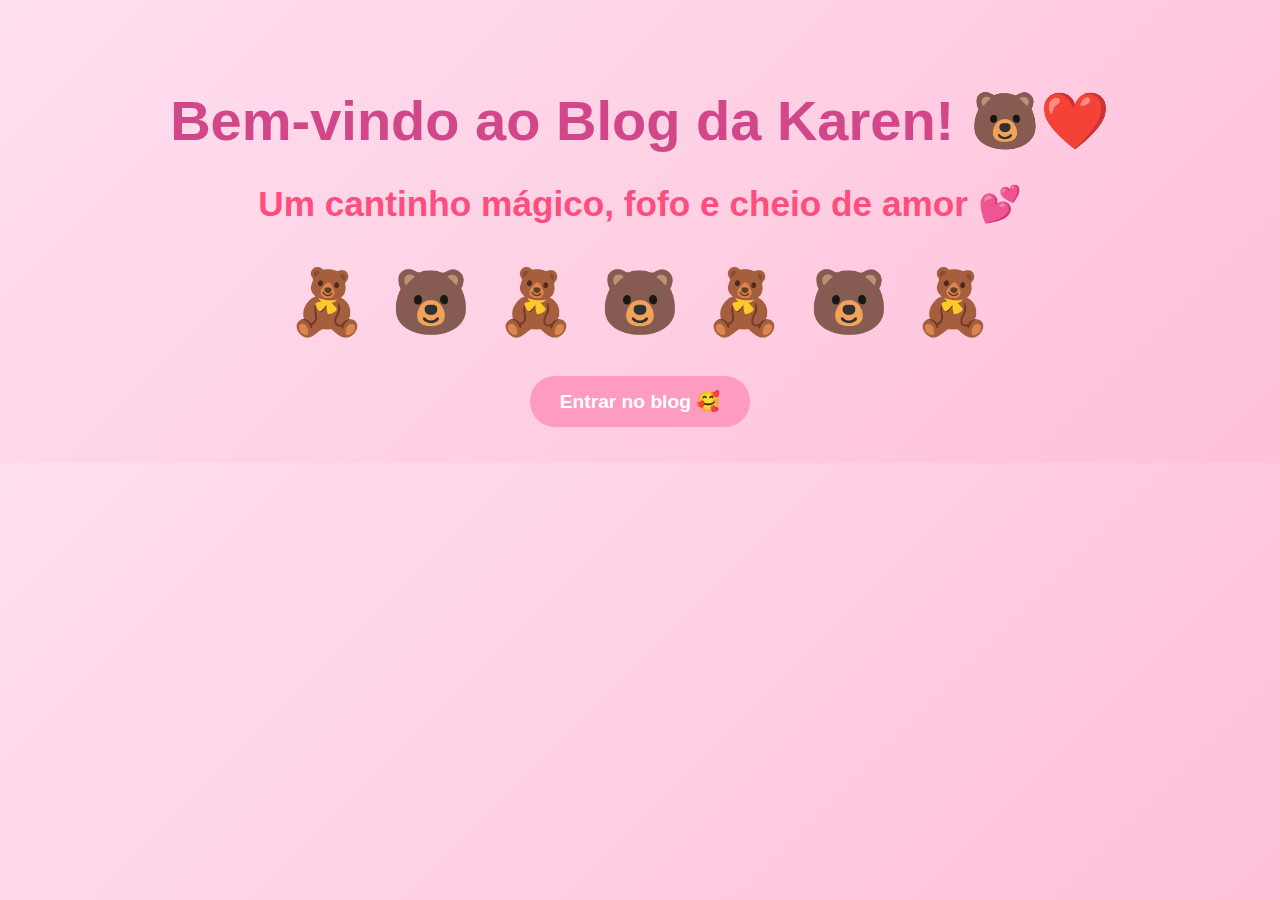
<file: index.html>
<!DOCTYPE html>
<html lang="pt-BR">
<head>
  <meta charset="UTF-8" />
  <meta name="viewport" content="width=device-width, initial-scale=1" />
  <title>Bem-vinda ao Blog da Karen!</title>
  <link rel="stylesheet" href="index.css">
</head>
<body>
  <h1>Bem-vindo ao Blog da Karen! 🐻❤️</h1>
  <h2>Um cantinho mágico, fofo e cheio de amor 💕</h2>

  <div>
    <span class="emoji">🧸</span>
    <span class="emoji">🐻</span>
    <span class="emoji">🧸</span>
    <span class="emoji">🐻</span>
    <span class="emoji">🧸</span>
    <span class="emoji">🐻</span>
    <span class="emoji">🧸</span>
  </div>

  <div class="btn">
    <a href="inicio.html">Entrar no blog 🥰</a>
  </div>
</body>
</html>
</file>
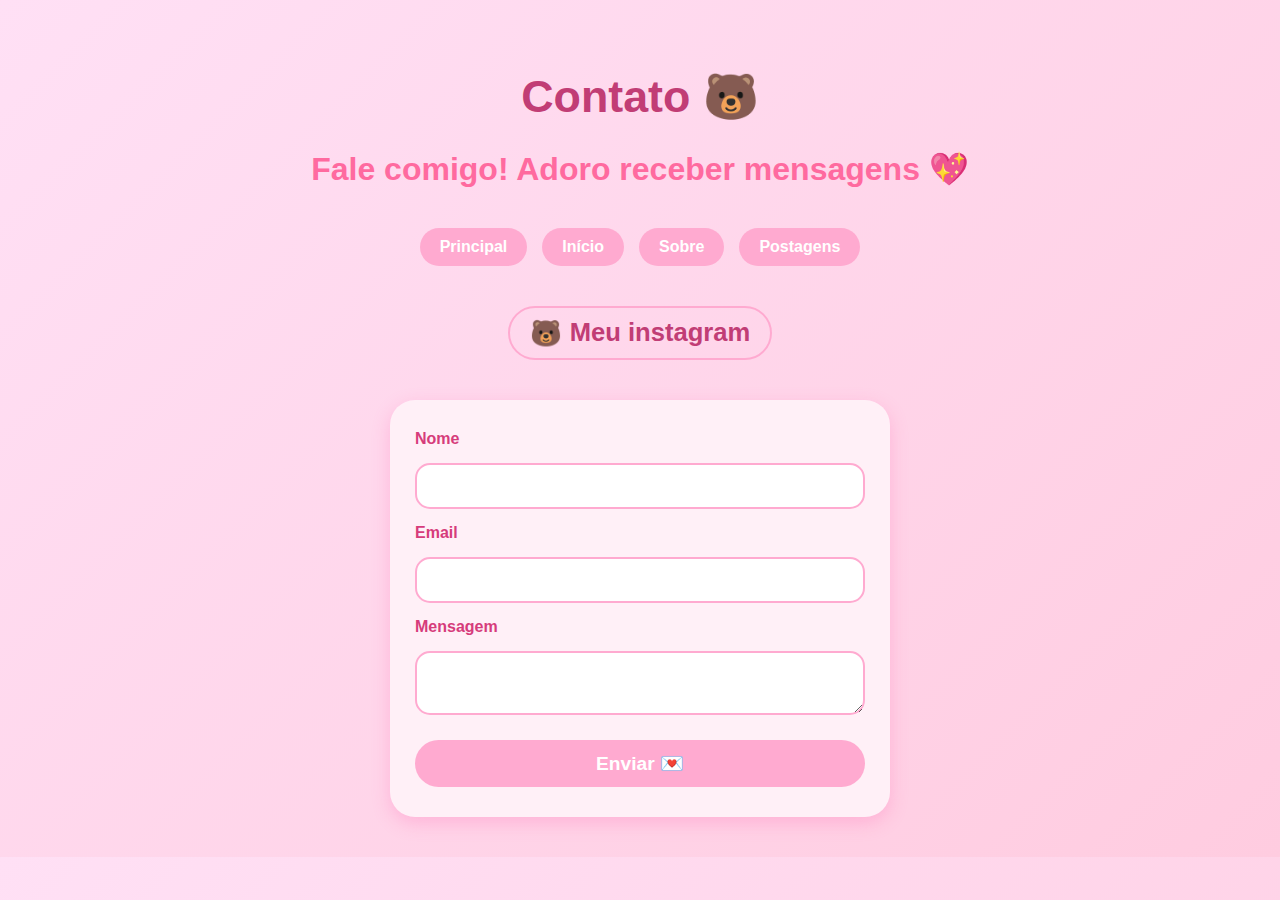
<file: contato.html>
<!DOCTYPE html>
<html lang="pt-BR">
<head>
  <meta charset="UTF-8" />
  <meta name="viewport" content="width=device-width, initial-scale=1" />
  <title>Contato - Blog da Karen</title>
  <link rel="stylesheet" href="contato.css">
</head>

</head>
<body>

  <h1>Contato 🐻</h1>
  <h2>Fale comigo! Adoro receber mensagens 💖</h2>

  <div class="nav-links">
    <a href="index.html">Principal</a>
    <a href="inicio.html">Início</a>
    <a href="sobre.html">Sobre</a>
    <a href="postagens.html">Postagens</a>
  </div>

  <a href="https://instagram.com/angelyttha" target="_blank" rel="noopener noreferrer" class="instagram-link">
    <span>🐻</span> Meu instagram
  </a>

 <form action="https://formspree.io/f/mwpognzr" method="POST">
  <!-- Redireciona corretamente para a página de agradecimento -->
  <input type="hidden" name="_redirect" value="https://karenanges.github.io/meu-blog-fofinho/obrigada.html" />

  <label for="name">Nome</label>
  <input type="text" id="name" name="name" required>

  <label for="email">Email</label>
  <input type="email" id="email" name="email" required>

  <label for="message">Mensagem</label>
  <textarea id="message" name="message" required></textarea>

  <button type="submit">Enviar 💌</button>
</form>



  <div class="success-message" id="successMessage">Mensagem enviada com sucesso! Obrigada por entrar em contato 💖</div>


</body>
</html>
</file>
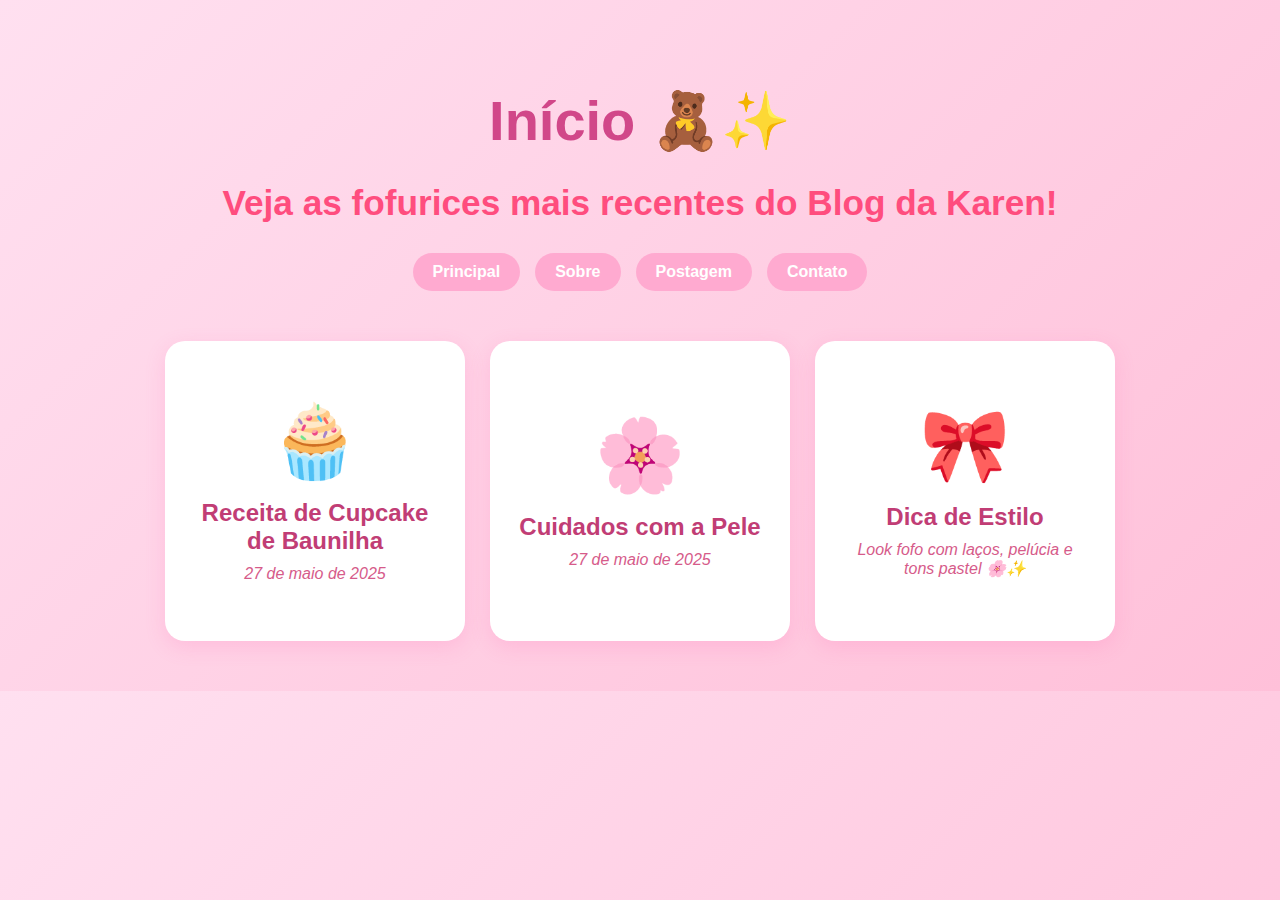
<file: inicio.html>
<!DOCTYPE html>
<html lang="pt-BR">
<head>
  <meta charset="UTF-8" />
  <meta name="viewport" content="width=device-width, initial-scale=1" />
  <title>Início - Blog da Karen</title>
  <link rel="stylesheet" href="inicio.css">
</head>

<body>
  <h1>Início 🧸✨</h1>
  <h2>Veja as fofurices mais recentes do Blog da Karen!</h2>

  <div class="nav-links">
    <a href="index.html">Principal</a>
    <a href="sobre.html">Sobre</a>
    <a href="postagens.html">Postagem</a>
    <a href="contato.html">Contato</a>
  </div>

  <div class="cards">
    <a href="post1.html" class="card" aria-label="Receita de Cupcake de Baunilha">
      <div class="card-emoji">🧁</div>
      <div class="card-title">Receita de Cupcake de Baunilha</div>
      <div class="card-date">27 de maio de 2025</div>
    </a>

    <a href="post2/index.html" class="card" aria-label="Cuidados com a Pele">
      <div class="card-emoji">🌸</div>
      <div class="card-title">Cuidados com a Pele</div>
      <div class="card-date">27 de maio de 2025</div>
    </a>
    
    <a href="dica.html" class="card" aria-label="Dica de Estilo">
      <div class="card-emoji">🎀</div>
      <div class="card-title">Dica de Estilo</div>
      <div class="card-date">Look fofo com laços, pelúcia e tons pastel 🌸✨</div>
    </a>
  </div>
</body>
</html>
</file>
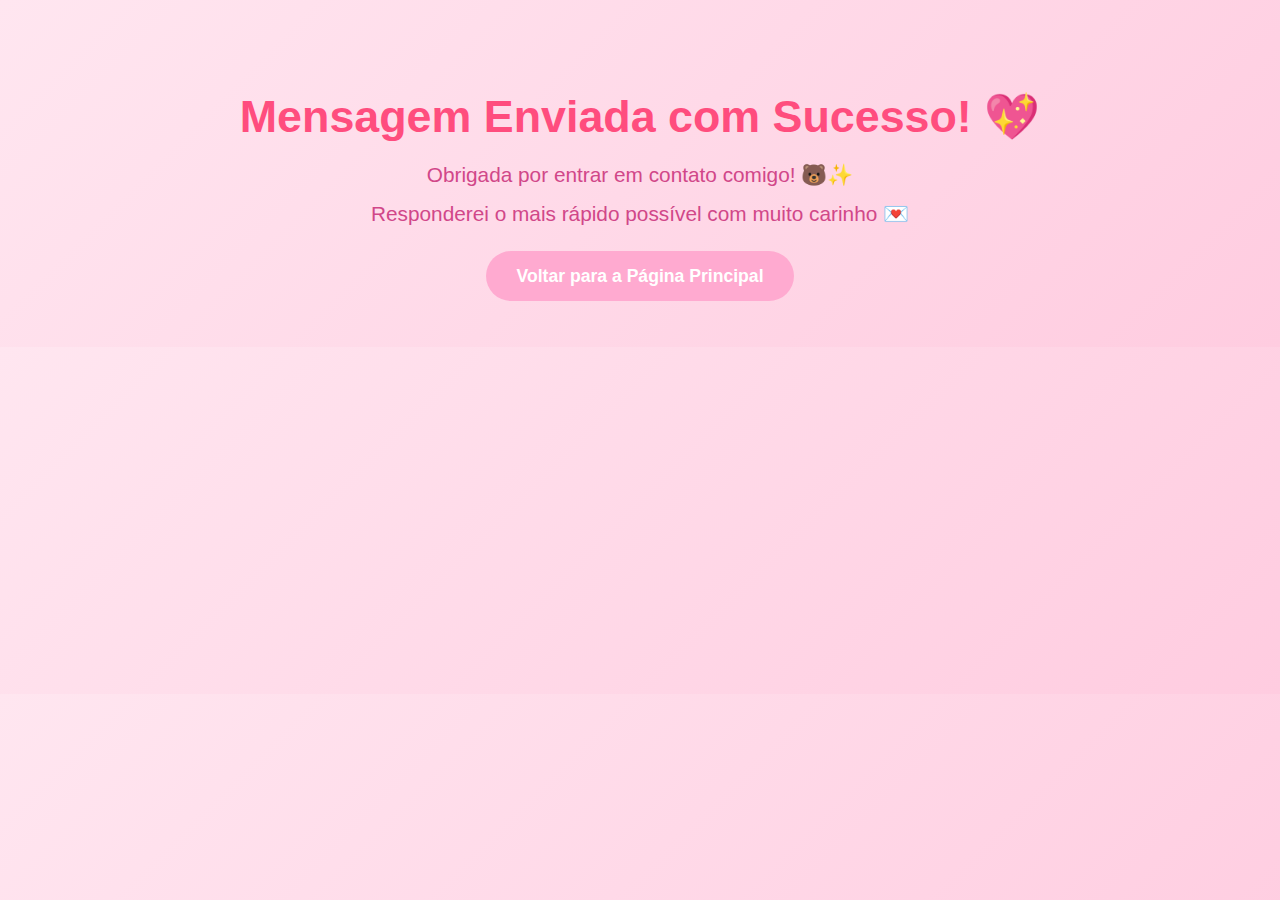
<file: obrigada.html>
<!DOCTYPE html>
<html lang="pt-BR">
<head>
  <meta charset="UTF-8" />
  <meta name="viewport" content="width=device-width, initial-scale=1">
  <title>Obrigada! 💌</title>
  <link rel="stylesheet" href="obrigada.css">
</head>

<body>
  <h1>Mensagem Enviada com Sucesso! 💖</h1>
  <p>Obrigada por entrar em contato comigo! 🐻✨</p>
  <p>Responderei o mais rápido possível com muito carinho 💌</p>

  <div class="btn-voltar">
    <a href="index.html">Voltar para a Página Principal</a>
  </div>
</body>
</html>
</file>
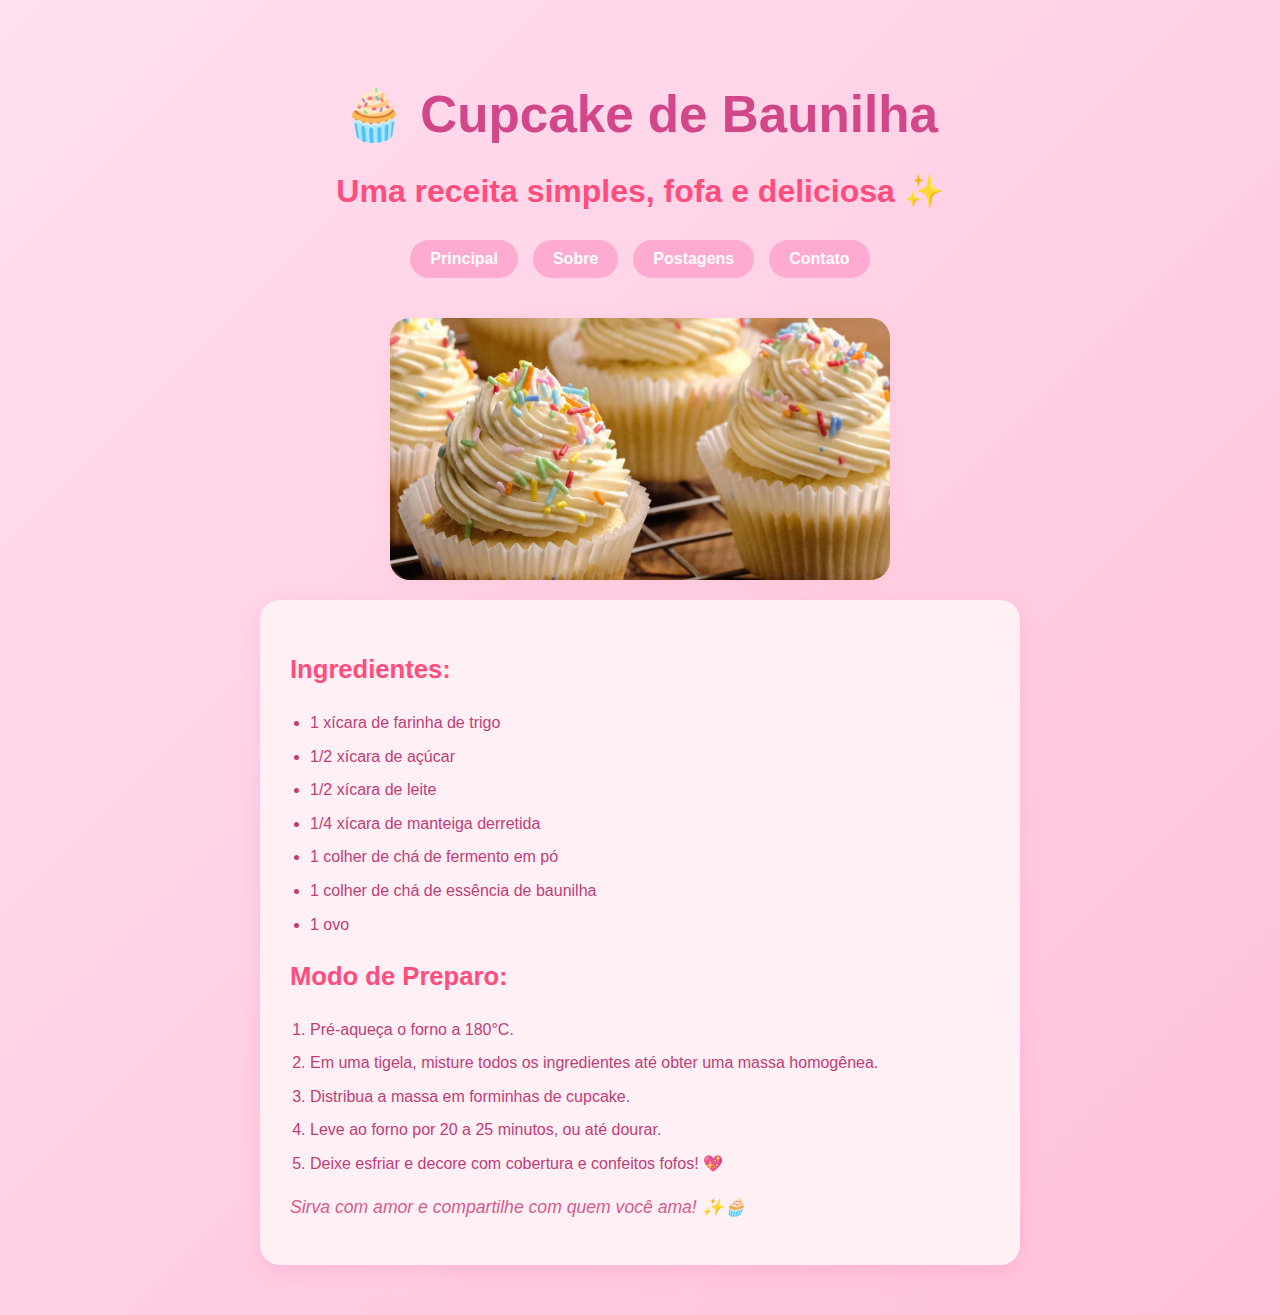
<file: post1.html>
<!DOCTYPE html>
<html lang="pt-BR">
<head>
  <meta charset="UTF-8" />
  <meta name="viewport" content="width=device-width, initial-scale=1" />
  <title>Receita de Cupcake de Baunilha - Blog da Karen</title>
  <link rel="stylesheet" href="post1.css" />
</head>

<body>
  <h1>🧁 Cupcake de Baunilha</h1>
  <h2>Uma receita simples, fofa e deliciosa ✨</h2>

  <div class="nav-links">
    <a href="index.html">Principal</a>
    <a href="sobre.html">Sobre</a>
    <a href="postagens.html">Postagens</a>
    <a href="contato.html">Contato</a>
  </div>

  <img
    src="cupcake.jpg"
    alt="Cupcake de baunilha com confeitos coloridos"
    class="recipe-image"
  />

  <div class="recipe-container">
    <h3>Ingredientes:</h3>
    <ul>
      <li>1 xícara de farinha de trigo</li>
      <li>1/2 xícara de açúcar</li>
      <li>1/2 xícara de leite</li>
      <li>1/4 xícara de manteiga derretida</li>
      <li>1 colher de chá de fermento em pó</li>
      <li>1 colher de chá de essência de baunilha</li>
      <li>1 ovo</li>
    </ul>

    <h3>Modo de Preparo:</h3>
    <ol>
      <li>Pré-aqueça o forno a 180°C.</li>
      <li>Em uma tigela, misture todos os ingredientes até obter uma massa homogênea.</li>
      <li>Distribua a massa em forminhas de cupcake.</li>
      <li>Leve ao forno por 20 a 25 minutos, ou até dourar.</li>
      <li>Deixe esfriar e decore com cobertura e confeitos fofos! 💖</li>
    </ol>

    <p class="final-touch">Sirva com amor e compartilhe com quem você ama! ✨🧁</p>
  </div>
</body>
</html>
</file>
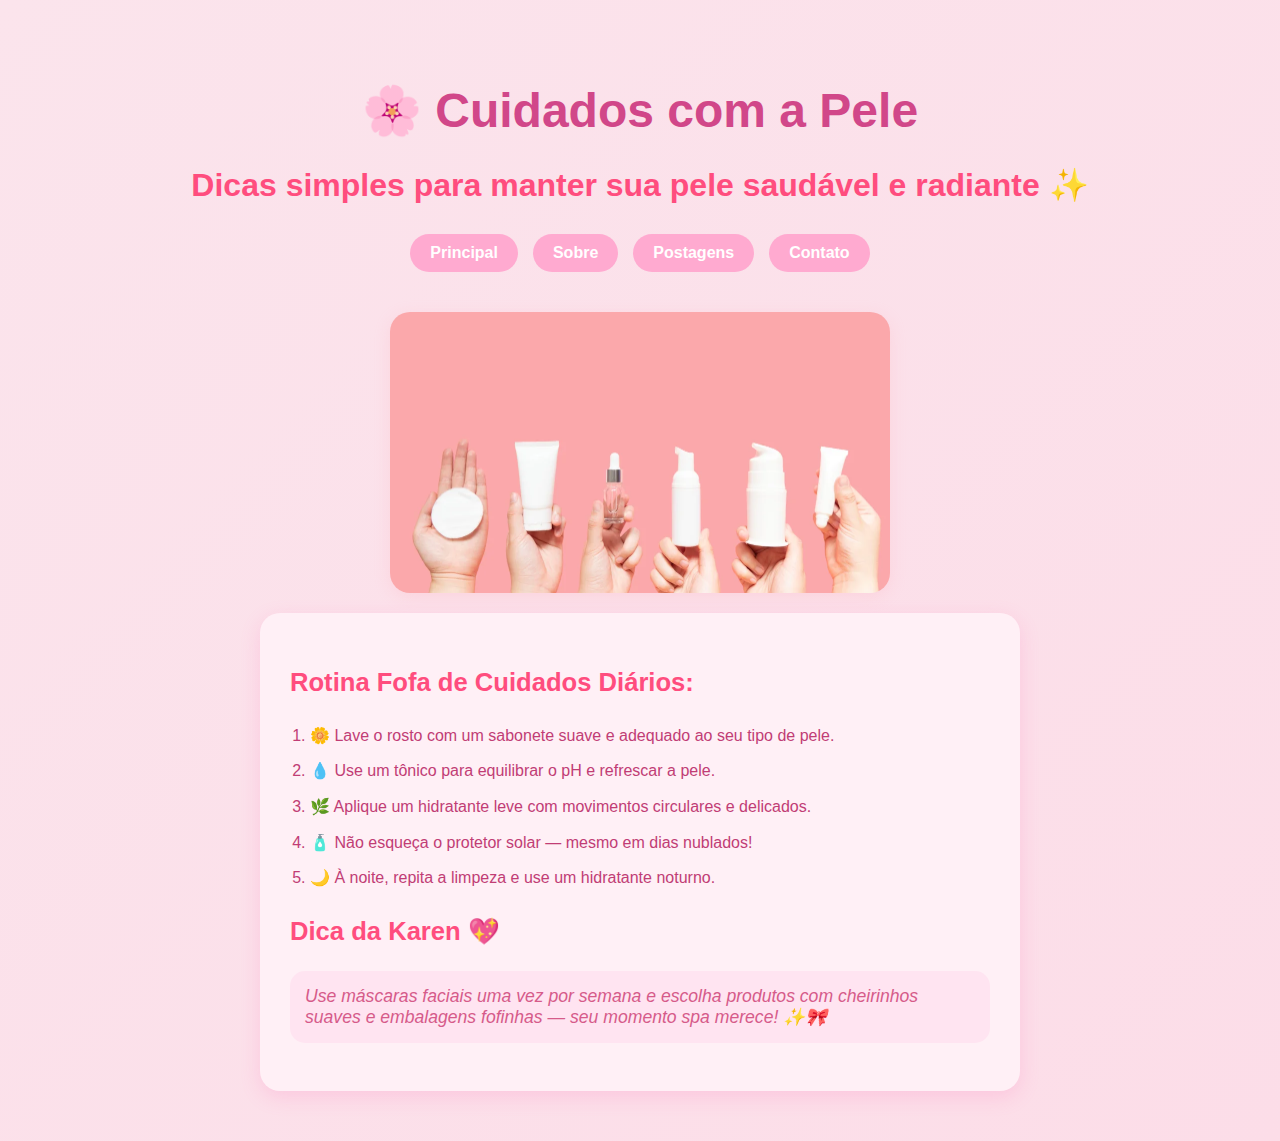
<file: post2.html>
<!DOCTYPE html>
<html lang="pt-BR">
<head>
  <meta charset="UTF-8" />
  <meta name="viewport" content="width=device-width, initial-scale=1" />
  <title>Cuidados com a Pele - Blog da Karen</title>
  <link rel="stylesheet" href="post2.css" />
</head>

<body>
  <h1>🌸 Cuidados com a Pele</h1>
  <h2>Dicas simples para manter sua pele saudável e radiante ✨</h2>

  <div class="nav-links">
    <a href="index.html">Principal</a>
    <a href="sobre.html">Sobre</a>
    <a href="postagens.html">Postagens</a>
    <a href="contato.html">Contato</a>
  </div>

  <img
    src="skincare.webp"
    alt="Produtos de skincare delicados"
    class="skincare-image"
  />

  <div class="skincare-container">
    <h3>Rotina Fofa de Cuidados Diários:</h3>
    <ol>
      <li>🌼 Lave o rosto com um sabonete suave e adequado ao seu tipo de pele.</li>
      <li>💧 Use um tônico para equilibrar o pH e refrescar a pele.</li>
      <li>🌿 Aplique um hidratante leve com movimentos circulares e delicados.</li>
      <li>🧴 Não esqueça o protetor solar — mesmo em dias nublados!</li>
      <li>🌙 À noite, repita a limpeza e use um hidratante noturno.</li>
    </ol>

    <h3>Dica da Karen 💖</h3>
    <p class="dica">Use máscaras faciais uma vez por semana e escolha produtos com cheirinhos suaves e embalagens fofinhas — seu momento spa merece! ✨🎀</p>
  </div>
</body>
</html>
</file>
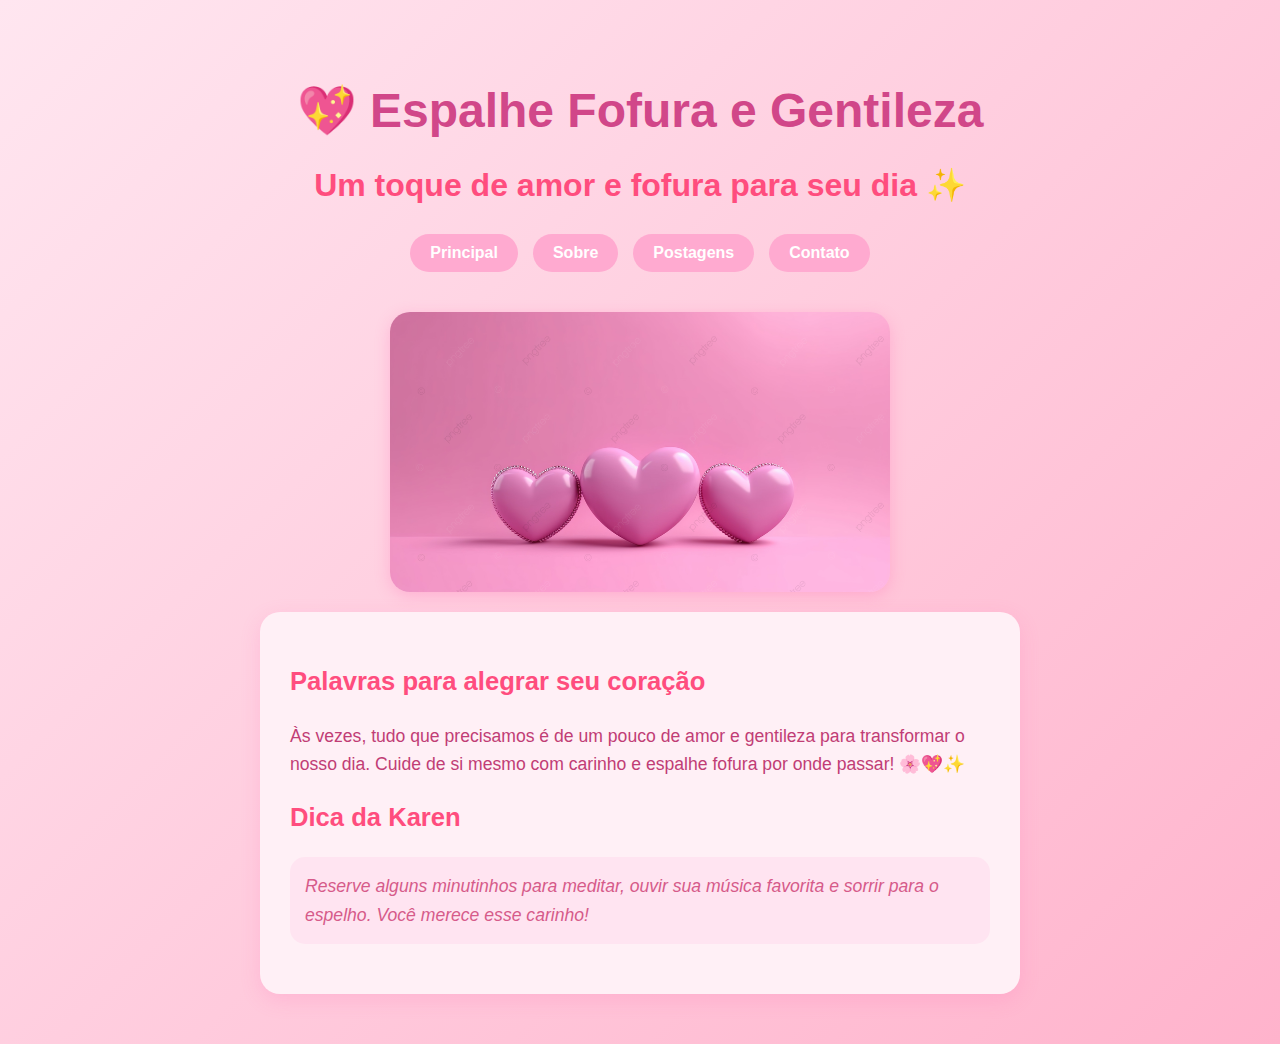
<file: post3.html>
<!DOCTYPE html>
<html lang="pt-BR">
<head>
  <meta charset="UTF-8" />
  <meta name="viewport" content="width=device-width, initial-scale=1" />
  <title>Postagem 3 - Blog da Karen</title>
  <link rel="stylesheet" href="post3.css" />
</head>

<body>
  <h1>💖 Espalhe Fofura e Gentileza</h1>
  <h2>Um toque de amor e fofura para seu dia ✨</h2>

  <div class="nav-links">
    <a href="index.html">Principal</a>
    <a href="sobre.html">Sobre</a>
    <a href="postagens.html">Postagens</a>
    <a href="contato.html">Contato</a>
  </div>

  <img
    src="coração.png"
    alt="Coração rosa fofo em um fundo suave"
    class="post3-image"
  />

  <div class="post3-container">
    <h3>Palavras para alegrar seu coração</h3>
    <p>
      Às vezes, tudo que precisamos é de um pouco de amor e gentileza para transformar o nosso dia.  
      Cuide de si mesmo com carinho e espalhe fofura por onde passar! 🌸💖✨
    </p>

    <h3>Dica da Karen</h3>
    <p class="dica">
      Reserve alguns minutinhos para meditar, ouvir sua música favorita e sorrir para o espelho. Você merece esse carinho!
    </p>
  </div>
</body>
</html>
</file>
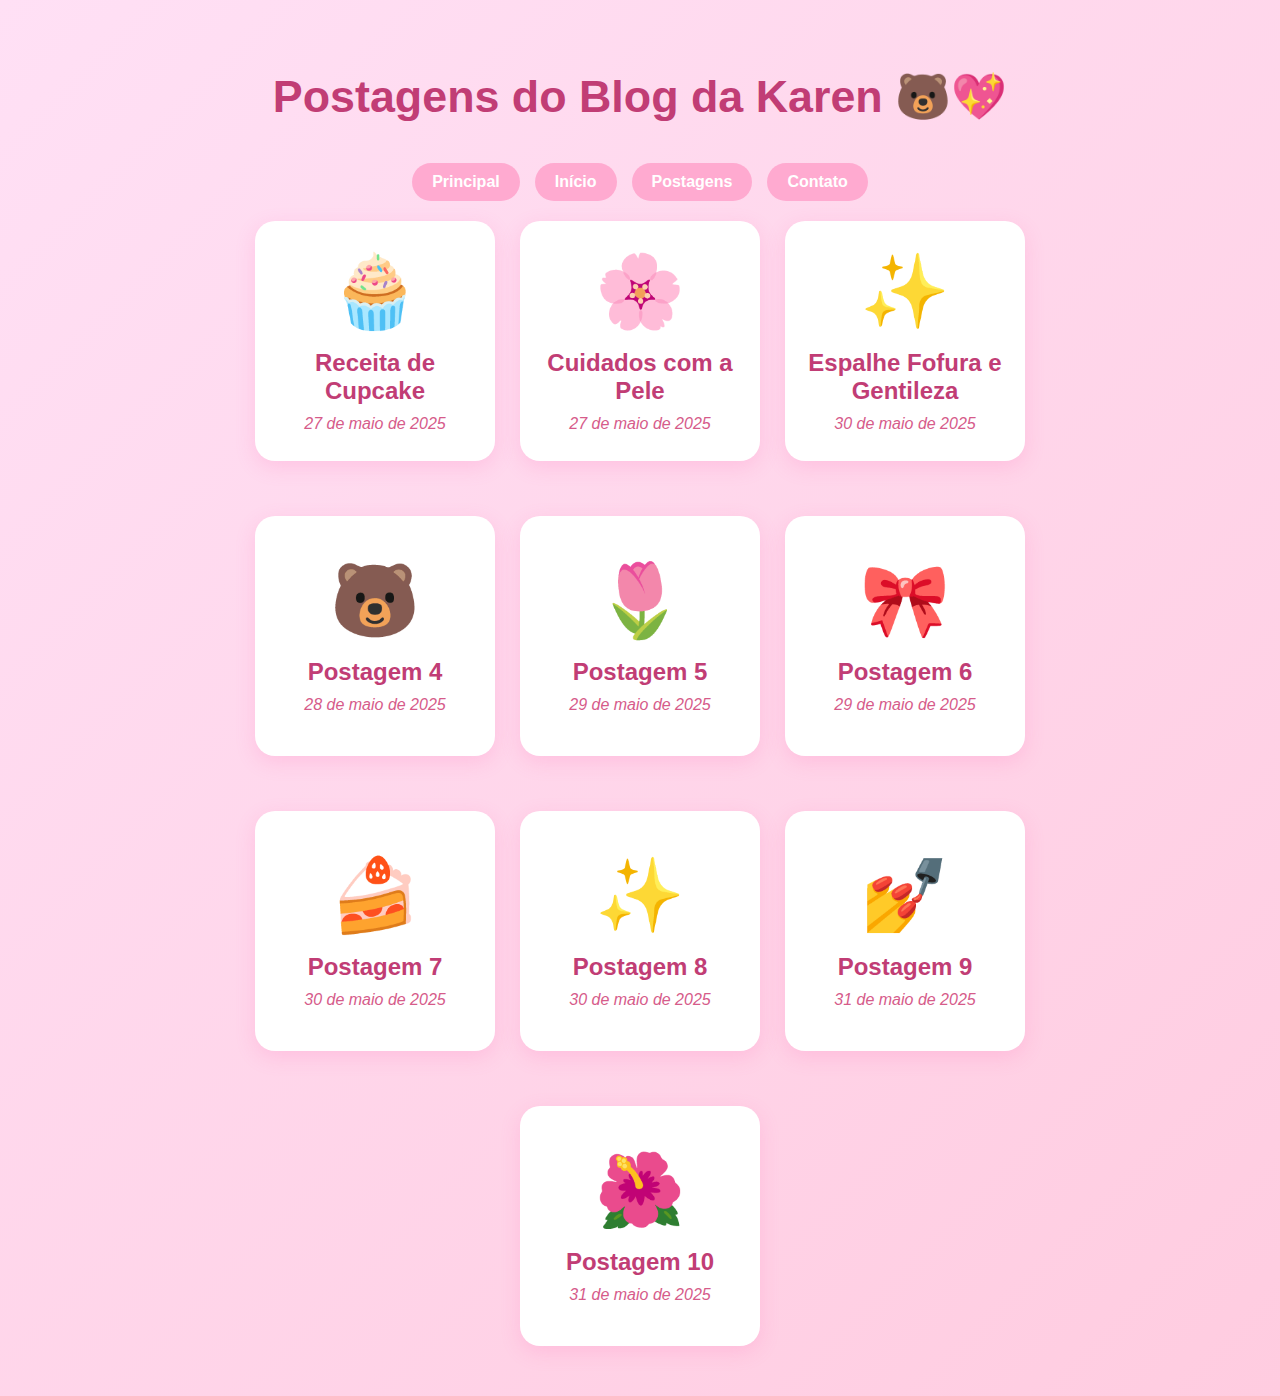
<file: postagens.html>
<!DOCTYPE html>
<html lang="pt-BR">
<head>
  <meta charset="UTF-8" />
  <meta name="viewport" content="width=device-width, initial-scale=1" />
  <title>Postagens - Blog da Karen</title>
  <link rel="stylesheet" href="postagens.css">
</head>

  <body>
    <h1>Postagens do Blog da Karen 🐻💖</h1>


  <div class="nav-links">
    <a href="index.html">Principal</a>
    <a href="inicio.html">Início</a>
    <a href="postagens.html">Postagens</a>
    <a href="contato.html">Contato</a>
  </div>

  <div class="cards">
    <a href="post1.html" class="card" aria-label="Receita de Cupcake de Baunilha">
      <div class="card-emoji">🧁</div>
      <div class="card-title">Receita de Cupcake</div>
      <div class="card-date">27 de maio de 2025</div>
    </a>

    <a href="post2.html" class="card" aria-label="Cuidados com a Pele">
      <div class="card-emoji">🌸</div>
      <div class="card-title">Cuidados com a Pele</div>
      <div class="card-date">27 de maio de 2025</div>
    </a>

    <a href="post3.html" class="card" aria-label="Espalhe Fofura e Gentileza">
      <div class="card-emoji">✨</div>
      <div class="card-title">Espalhe Fofura e Gentileza</div>
      <div class="card-date">30 de maio de 2025</div>
    </a>

    <a href="post4.html" class="card" aria-label="Postagem 4">
      <div class="card-emoji">🐻</div>
      <div class="card-title">Postagem 4</div>
      <div class="card-date">28 de maio de 2025</div>
    </a>

    <a href="post5.html" class="card" aria-label="Postagem 5">
      <div class="card-emoji">🌷</div>
      <div class="card-title">Postagem 5</div>
      <div class="card-date">29 de maio de 2025</div>
    </a>

    <a href="post6.html" class="card" aria-label="Postagem 6">
      <div class="card-emoji">🎀</div>
      <div class="card-title">Postagem 6</div>
      <div class="card-date">29 de maio de 2025</div>
    </a>

    <a href="post7.html" class="card" aria-label="Postagem 7">
      <div class="card-emoji">🍰</div>
      <div class="card-title">Postagem 7</div>
      <div class="card-date">30 de maio de 2025</div>
    </a>

    <a href="post8.html" class="card" aria-label="Postagem 8">
      <div class="card-emoji">✨</div>
      <div class="card-title">Postagem 8</div>
      <div class="card-date">30 de maio de 2025</div>
    </a>

    <a href="post9.html" class="card" aria-label="Postagem 9">
      <div class="card-emoji">💅</div>
      <div class="card-title">Postagem 9</div>
      <div class="card-date">31 de maio de 2025</div>
    </a>

    <a href="post10.html" class="card" aria-label="Postagem 10">
      <div class="card-emoji">🌺</div>
      <div class="card-title">Postagem 10</div>
      <div class="card-date">31 de maio de 2025</div>
    </a>
  </div>
</body>
</html>
</file>
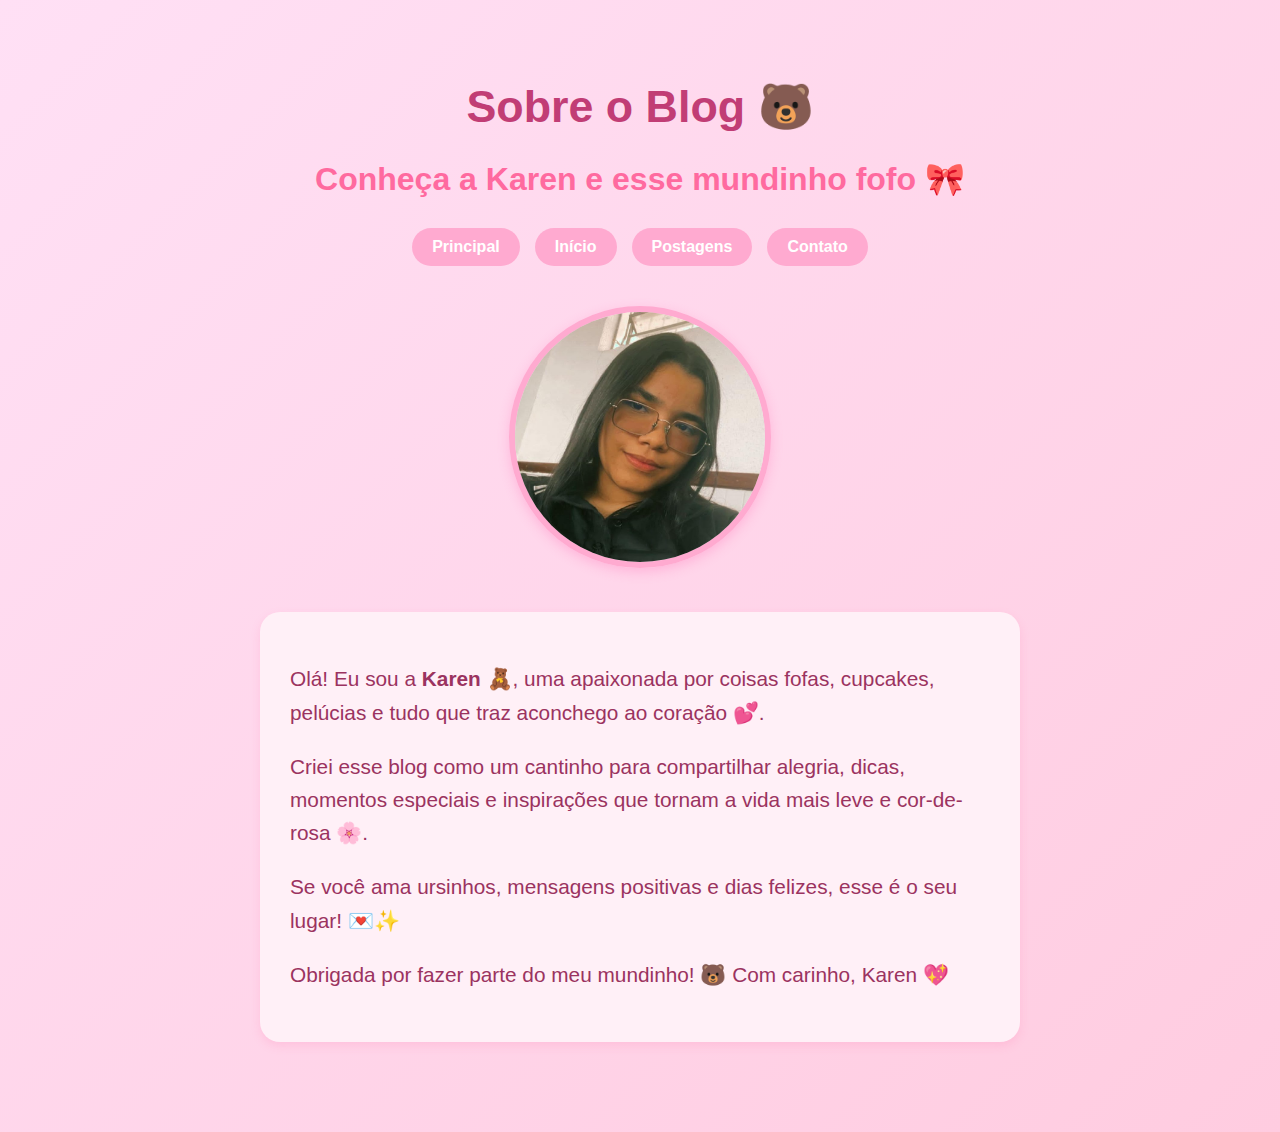
<file: sobre.html>
<!DOCTYPE html>
<html lang="pt-BR">
<head>
    <meta charset="UTF-8" />
    <meta name="viewport" content="width=device-width, initial-scale=1" />
    <title>Sobre - Blog da Karen</title>
    <link rel="stylesheet" href="sobre.css">
</head>

<h1>Sobre o Blog 🐻</h1>
  <h2>Conheça a Karen e esse mundinho fofo 🎀</h2>

  <div class="nav-links">
    <a href="index.html">Principal</a>
    <a href="inicio.html">Início</a>
    <a href="postagens.html">Postagens</a>
    <a href="contato.html">Contato</a>
  </div>

  <div class="profile-photo">
    <img src="fotodakaren.jpeg" alt="Foto da Karen" />
  </div>

  <div class="content">
    <p>Olá! Eu sou a <strong>Karen</strong> 🧸, uma apaixonada por coisas fofas, cupcakes, pelúcias e tudo que traz aconchego ao coração 💕.</p>
    <p>Criei esse blog como um cantinho para compartilhar alegria, dicas, momentos especiais e inspirações que tornam a vida mais leve e cor-de-rosa 🌸.</p>
    <p>Se você ama ursinhos, mensagens positivas e dias felizes, esse é o seu lugar! 💌✨</p>
    <p>Obrigada por fazer parte do meu mundinho! 🐻 Com carinho, Karen 💖</p>
  </div>
</body>
</html>
</file>
<file: index.css>
body {
      background: linear-gradient(135deg, #ffe0f0, #ffc0d9);
      font-family: 'Comic Sans MS', cursive, sans-serif;
      color: #d14789;
      text-align: center;
      padding: 50px;
      margin: 0;
    }

    h1 {
      font-size: 3.5em;
      margin-bottom: 10px;
    }

    h2 {
      font-size: 2.2em;
      margin-bottom: 30px;
      color: #ff4d7e;
    }

    .emoji {
      font-size: 4em;
      margin: 10px;
      display: inline-block;
      animation: bounce 1.8s infinite ease-in-out;
    }

    .emoji:nth-child(2) { animation-delay: 0.2s; }
    .emoji:nth-child(3) { animation-delay: 0.4s; }
    .emoji:nth-child(4) { animation-delay: 0.6s; }
    .emoji:nth-child(5) { animation-delay: 0.8s; }
    .emoji:nth-child(6) { animation-delay: 1s; }
    .emoji:nth-child(7) { animation-delay: 1.2s; }

    @keyframes bounce {
      0%, 100% { transform: translateY(0); }
      50% { transform: translateY(-15px); }
    }

    .btn {
      margin-top: 40px;
    }

    .btn a {
      background-color: #ff9ac1;
      color: white;
      text-decoration: none;
      padding: 15px 30px;
      font-size: 1.2em;
      border-radius: 25px;
      font-weight: bold;
      transition: background-color 0.3s ease, transform 0.2s ease;
    }

    .btn a:hover {
      background-color: #ff4d7e;
      transform: scale(1.05);
    }
</file>
<file: contato.css>
body {
      background: linear-gradient(135deg, #ffe0f5, #ffcce0);
      font-family: 'Comic Sans MS', cursive, sans-serif;
      color: #c13d75;
      margin: 0;
      padding: 40px 20px;
      text-align: center;
    }

    h1 {
      font-size: 2.8em;
      margin-bottom: 10px;
    }

    h2 {
      font-size: 2em;
      color: #ff6a9f;
      margin-bottom: 40px;
    }

    .nav-links {
      margin-bottom: 40px;
      display: flex;
      justify-content: center;
      gap: 15px;
      flex-wrap: wrap;
    }

    .nav-links a {
      background-color: #ffaad0;
      color: white;
      text-decoration: none;
      padding: 10px 20px;
      border-radius: 20px;
      font-weight: bold;
      transition: 0.2s ease;
    }

    .nav-links a:hover {
      background-color: #ff5d92;
      transform: scale(1.1);
    }

    .instagram-link {
      font-size: 1.6em;
      margin-bottom: 40px;
      display: inline-flex;
      align-items: center;
      gap: 8px;
      color: #c13d75;
      text-decoration: none;
      font-weight: bold;
      border: 2px solid #ffaad0;
      padding: 10px 20px;
      border-radius: 30px;
      transition: 0.3s ease;
    }

    .instagram-link:hover {
      background-color: #ffaad0;
      color: white;
      transform: scale(1.05);
    }

    form {
      background-color: #fff0f7;
      padding: 30px 25px;
      max-width: 450px;
      margin: 0 auto;
      border-radius: 25px;
      box-shadow: 0 6px 18px rgba(255, 105, 180, 0.3);
      text-align: left;
      display: flex;
      flex-direction: column;
      gap: 15px;
    }

    label {
      font-weight: bold;
      color: #d63c7b;
    }

    input[type="text"],
    input[type="email"],
    textarea {
      width: 100%;
      padding: 12px 15px;
      border: 2px solid #ffaad0;
      border-radius: 15px;
      font-size: 1em;
      font-family: inherit;
      resize: vertical;
      transition: border-color 0.3s ease;
      box-sizing: border-box;
    }

    input[type="text"]:focus,
    input[type="email"]:focus,
    textarea:focus {
      border-color: #ff5d92;
      outline: none;
    }

    .message-label {
      margin-top: 10px;
      font-weight: bold;
      color: #d63c7b;
      font-size: 1.1em;
    }

    button {
      background-color: #ffaad0;
      color: white;
      border: none;
      padding: 12px 0;
      border-radius: 30px;
      font-size: 1.2em;
      font-weight: bold;
      cursor: pointer;
      transition: background-color 0.3s ease;
      width: 100%;
      margin-top: 10px;
    }

    button:hover {
      background-color: #ff5d92;
    }

    .success-message {
      display: none;
      text-align: center;
      margin-top: 20px;
      font-weight: bold;
      color: #4caf50;
      font-size: 1.2em;
    }
</file>
<file: inicio.css>
body {
  background: linear-gradient(135deg, #ffe0f0, #ffc0d9);
  font-family: 'Comic Sans MS', cursive, sans-serif;
  color: #d14789;
  text-align: center;
  padding: 50px;
  margin: 0;
}

h1 {
  font-size: 3.5em;
  margin-bottom: 10px;
}

h2 {
  font-size: 2.2em;
  margin-bottom: 30px;
  color: #ff4d7e;
}

.nav-links {
  margin-top: 30px;
  display: flex;
  justify-content: center;
  gap: 15px;
  flex-wrap: wrap;
}

.nav-links a {
  background-color: #ffaad0;
  color: white;
  text-decoration: none;
  padding: 10px 20px;
  border-radius: 20px;
  font-weight: bold;
  transition: 0.2s ease;
}

.nav-links a:hover {
  background-color: #ff5d92;
  transform: scale(1.1);
}

.cards {
  display: flex;
  flex-wrap: wrap;
  justify-content: center;
  gap: 25px;
  max-width: 960px;
  margin: 50px auto 0;
}

.card {
  width: 260px;
  height: 260px;
  background: white;
  border-radius: 20px;
  box-shadow: 0 6px 20px rgba(255, 105, 180, 0.2);
  padding: 20px;
  cursor: pointer;
  text-decoration: none;
  color: #c13d75;
  display: flex;
  flex-direction: column;
  align-items: center;
  justify-content: center;
  transition: transform 0.25s ease, box-shadow 0.25s ease;
  user-select: none;
  
}

.card:hover {
  transform: translateY(-8px);
  box-shadow: 0 12px 30px rgba(255, 105, 180, 0.4);
}

.card-emoji {
  font-size: 4.5rem;
  margin-bottom: 15px;
}

.card-title {
  font-size: 1.5rem;
  font-weight: bold;
  margin-bottom: 10px;
  text-align: center;
}

.card-date {
  font-style: italic;
  color: #d65b8a;
  font-size: 1rem;
  text-align: center;
  padding: 0 10px;
}

@media (max-width: 600px) {
  .card {
    width: 90vw;
    height: auto; /* para não estourar na vertical em telas pequenas */
  }
}
</file>
<file: obrigada.css>
body {
  background: linear-gradient(135deg, #ffe6f0, #ffcce0);
  font-family: 'Comic Sans MS', cursive, sans-serif;
  text-align: center;
  padding: 60px 20px;
  color: #d14789;
  margin: 0;
}

h1 {
  font-size: 2.8em;
  margin-bottom: 20px;
  color: #ff4d7e;
}

p {
  font-size: 1.3em;
  margin: 15px 0;
}

.btn-voltar {
  margin-top: 40px;
}

.btn-voltar a {
  background-color: #ffaad0;
  color: white;
  text-decoration: none;
  padding: 15px 30px;
  border-radius: 25px;
  font-weight: bold;
  font-size: 1.1em;
  transition: background-color 0.3s ease, transform 0.2s ease;
}

.btn-voltar a:hover {
  background-color: #ff5d92;
  transform: scale(1.05);
}
</file>
<file: post1.css>
body {
  background: linear-gradient(135deg, #ffe0f0, #ffc0d9);
  font-family: 'Comic Sans MS', cursive, sans-serif;
  color: #d14789;
  text-align: center;
  padding: 50px 20px;
  margin: 0;
}

h1 {
  font-size: 3.2em;
  margin-bottom: 10px;
}

h2 {
  font-size: 2em;
  margin-bottom: 30px;
  color: #ff4d7e;
}

.nav-links {
  margin: 20px 0 40px;
  display: flex;
  justify-content: center;
  flex-wrap: wrap;
  gap: 15px;
}

.nav-links a {
  background-color: #ffaad0;
  color: white;
  text-decoration: none;
  padding: 10px 20px;
  border-radius: 20px;
  font-weight: bold;
  transition: 0.2s ease;
}

.nav-links a:hover {
  background-color: #ff5d92;
  transform: scale(1.1);
}

.recipe-image {
  width: 100%;
  max-width: 500px;
  border-radius: 20px;
  margin: 20px auto;
  display: block;
  box-shadow: 0 4px 15px rgba(255, 182, 193, 0.3);
}

.recipe-container {
  background: #fff0f6;
  color: #c13d75;
  padding: 30px;
  border-radius: 20px;
  box-shadow: 0 6px 20px rgba(255, 105, 180, 0.2);
  max-width: 700px;
  margin: 0 auto;
  text-align: left;
}

.recipe-container h3 {
  color: #ff4d7e;
  font-size: 1.6em;
  margin-top: 25px;
}

.recipe-container ul,
.recipe-container ol {
  padding-left: 20px;
  margin-top: 10px;
  font-size: 1rem;
}

.recipe-container li {
  margin-bottom: 8px;
  line-height: 1.6;
}

.final-touch {
  margin-top: 20px;
  font-size: 1.1em;
  font-style: italic;
  color: #d65b8a;
}
</file>
<file: post2.css>
body {
  background: linear-gradient(135deg, #fbe4ec, #fcdde8);
  font-family: 'Comic Sans MS', cursive, sans-serif;
  color: #d14789;
  text-align: center;
  padding: 50px 20px;
  margin: 0;
}

h1 {
  font-size: 3em;
  margin-bottom: 10px;
}

h2 {
  font-size: 2em;
  margin-bottom: 30px;
  color: #ff4d7e;
}

.nav-links {
  margin: 20px 0 40px;
  display: flex;
  justify-content: center;
  flex-wrap: wrap;
  gap: 15px;
}

.nav-links a {
  background-color: #ffaad0;
  color: white;
  text-decoration: none;
  padding: 10px 20px;
  border-radius: 20px;
  font-weight: bold;
  transition: 0.2s ease;
}

.nav-links a:hover {
  background-color: #ff5d92;
  transform: scale(1.1);
}

.skincare-image {
  width: 100%;
  max-width: 500px;
  border-radius: 20px;
  margin: 20px auto;
  display: block;
  box-shadow: 0 4px 15px rgba(255, 182, 193, 0.3);
}

.skincare-container {
  background: #fff0f6;
  color: #c13d75;
  padding: 30px;
  border-radius: 20px;
  box-shadow: 0 6px 20px rgba(255, 105, 180, 0.2);
  max-width: 700px;
  margin: 0 auto;
  text-align: left;
}

.skincare-container h3 {
  color: #ff4d7e;
  font-size: 1.6em;
  margin-top: 25px;
}

.skincare-container ol {
  padding-left: 20px;
  font-size: 1rem;
  margin-top: 10px;
}

.skincare-container li {
  margin-bottom: 10px;
  line-height: 1.6;
}

.dica {
  margin-top: 20px;
  font-size: 1.1em;
  font-style: italic;
  color: #d65b8a;
  background-color: #ffe4f1;
  padding: 15px;
  border-radius: 15px;
}

@media (max-width: 600px) {
  h1 {
    font-size: 2.2em;
  }

  h2 {
    font-size: 1.4em;
  }

  .skincare-container {
    padding: 20px;
  }

  .skincare-image {
    width: 90%;
  }
}
</file>
<file: post3.css>
body {
  background: linear-gradient(135deg, #ffe6f0, #ffb3cc);
  font-family: 'Comic Sans MS', cursive, sans-serif;
  color: #d14789;
  text-align: center;
  padding: 50px 20px;
  margin: 0;
}

h1 {
  font-size: 3em;
  margin-bottom: 10px;
}

h2 {
  font-size: 2em;
  margin-bottom: 30px;
  color: #ff4d7e;
}

.nav-links {
  margin: 20px 0 40px;
  display: flex;
  justify-content: center;
  flex-wrap: wrap;
  gap: 15px;
}

.nav-links a {
  background-color: #ffaad0;
  color: white;
  text-decoration: none;
  padding: 10px 20px;
  border-radius: 20px;
  font-weight: bold;
  transition: 0.2s ease;
}

.nav-links a:hover {
  background-color: #ff5d92;
  transform: scale(1.1);
}

.post3-image {
  width: 100%;
  max-width: 500px;
  border-radius: 20px;
  margin: 20px auto;
  display: block;
  box-shadow: 0 4px 15px rgba(255, 105, 180, 0.3);
}

.post3-container {
  background: #fff0f6;
  color: #c13d75;
  padding: 30px;
  border-radius: 20px;
  box-shadow: 0 6px 20px rgba(255, 105, 180, 0.2);
  max-width: 700px;
  margin: 0 auto;
  text-align: left;
}

.post3-container h3 {
  color: #ff4d7e;
  font-size: 1.6em;
  margin-top: 25px;
}

.post3-container p {
  font-size: 1.1rem;
  line-height: 1.6;
  margin-bottom: 20px;
}

.dica {
  font-style: italic;
  color: #d65b8a;
  background-color: #ffe4f1;
  padding: 15px;
  border-radius: 15px;
}

@media (max-width: 600px) {
  h1 {
    font-size: 2.2em;
  }

  h2 {
    font-size: 1.4em;
  }

  .post3-container {
    padding: 20px;
  }

  .post3-image {
    width: 90%;
  }
}
</file>
<file: postagens.css>
body {
      margin: 0;
      padding: 40px 20px;
      font-family: 'Comic Sans MS', cursive, sans-serif;
      background: linear-gradient(135deg, #ffe0f5, #ffcce0);
      color: #c13d75;
      display: flex;
      flex-direction: column;
      align-items: center;
      min-height: 100vh;
    }

    .nav-links {
      margin-top: 0,5px;
      display: flex;
      justify-content: center;
      gap: 15px;
      flex-wrap: wrap;
    }

    .nav-links a {
      background-color: #ffaad0;
      color: white;
      text-decoration: none;
      padding: 10px 20px;
      border-radius: 20px;
      font-weight: bold;
      transition: 0.2s ease;
    }

    .nav-links a:hover {
      background-color: #ff5d92;
      transform: scale(1.1);
    }
   

  
    h1 {
      font-size: 2.8rem;
      margin-bottom: 40px;
      user-select: none;
      text-align: center;
      max-width: 960px;
      width: 100%;
    }

    .cards {
      display: flex;
      flex-wrap: wrap;
      justify-content: center;
      gap: 25px;
      max-width: 960px;
      width: 100%;
    }

    .card {
  width: 200px;
  height: 200px;
  background: white;
  border-radius: 20px;
  box-shadow: 0 6px 20px rgba(255, 105, 180, 0.2);
  padding: 20px;
  cursor: pointer;
  text-decoration: none;
  color: #c13d75;
  display: flex;
  flex-direction: column;
  align-items: center;
  justify-content: center;
  transition: transform 0.25s ease, box-shadow 0.25s ease;
  user-select: none;
  margin: 0px;
  margin-top: 20px;
  margin-bottom: 10px;
  
  
    
    }

    .card:hover {
      transform: translateY(-8px);
      box-shadow: 0 12px 30px rgba(255, 105, 180, 0.4);
    }

    .card-emoji {
      font-size: 4.5rem;
      margin-bottom: 15px;
    }

    .card-title {
      font-size: 1.5rem;
      font-weight: bold;
      margin-bottom: 10px;
      text-align: center;
    }

    .card-date {
      font-style: italic;
      color: #d65b8a;
      font-size: 1rem;
      text-align: center;
    }

    .media {max-width: 600px}
</file>
<file: sobre.css>
body {
      background: linear-gradient(135deg, #ffe0f5, #ffcce0);
      font-family: 'Comic Sans MS', cursive, sans-serif;
      color: #c13d75;
      text-align: center;
      padding: 50px;
      margin: 0;
    }

    h1 {
      font-size: 2.8em;
      margin-bottom: 10px;
    }

    h2 {
      font-size: 2em;
      color: #ff6a9f;
    }

    .nav-links {
      margin-top: 30px;
      display: flex;
      justify-content: center;
      gap: 15px;
      flex-wrap: wrap;
    }

    .nav-links a {
      background-color: #ffaad0;
      color: white;
      text-decoration: none;
      padding: 10px 20px;
      border-radius: 20px;
      font-weight: bold;
      transition: 0.2s ease;
    }

    .nav-links a:hover {
      background-color: #ff5d92;
      transform: scale(1.1);
    }

    .profile-photo {
      margin-top: 40px;
    }

    .profile-photo img {
      width: 250px;
      height: 250px;
      object-fit: cover;
      border-radius: 50%;
      border: 6px solid #ffaad0;
      box-shadow: 0 4px 12px rgba(255, 105, 180, 0.3);
    }

    .content {
      max-width: 700px;
      margin: 40px auto;
      text-align: left;
      background-color: #fff0f7;
      padding: 30px;
      border-radius: 20px;
      box-shadow: 0 4px 10px rgba(255, 120, 175, 0.2);
    }

    .content p {
      font-size: 1.3em;
      line-height: 1.6em;
      color: #9b3360;
    }

    .emoji {
      font-size: 2em;
      display: inline;
      margin: 0 5px;
    }
</file>
